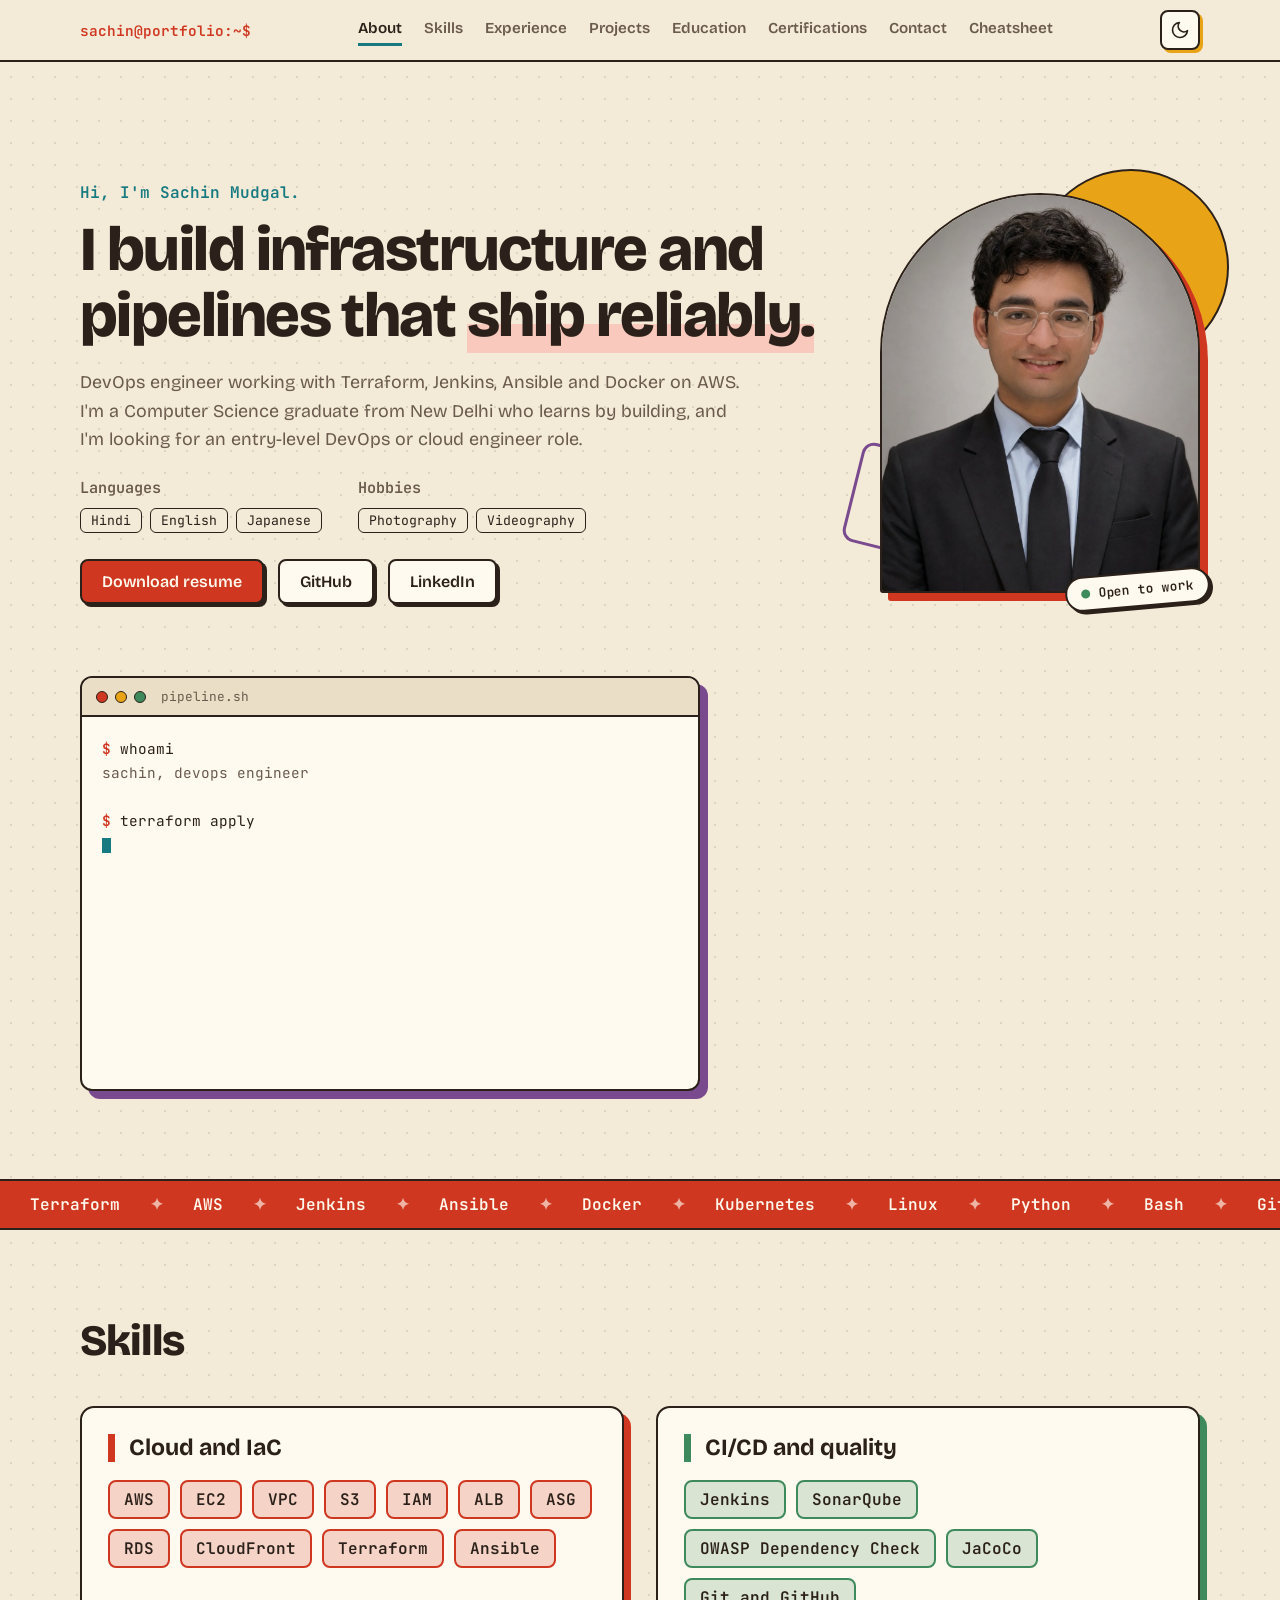
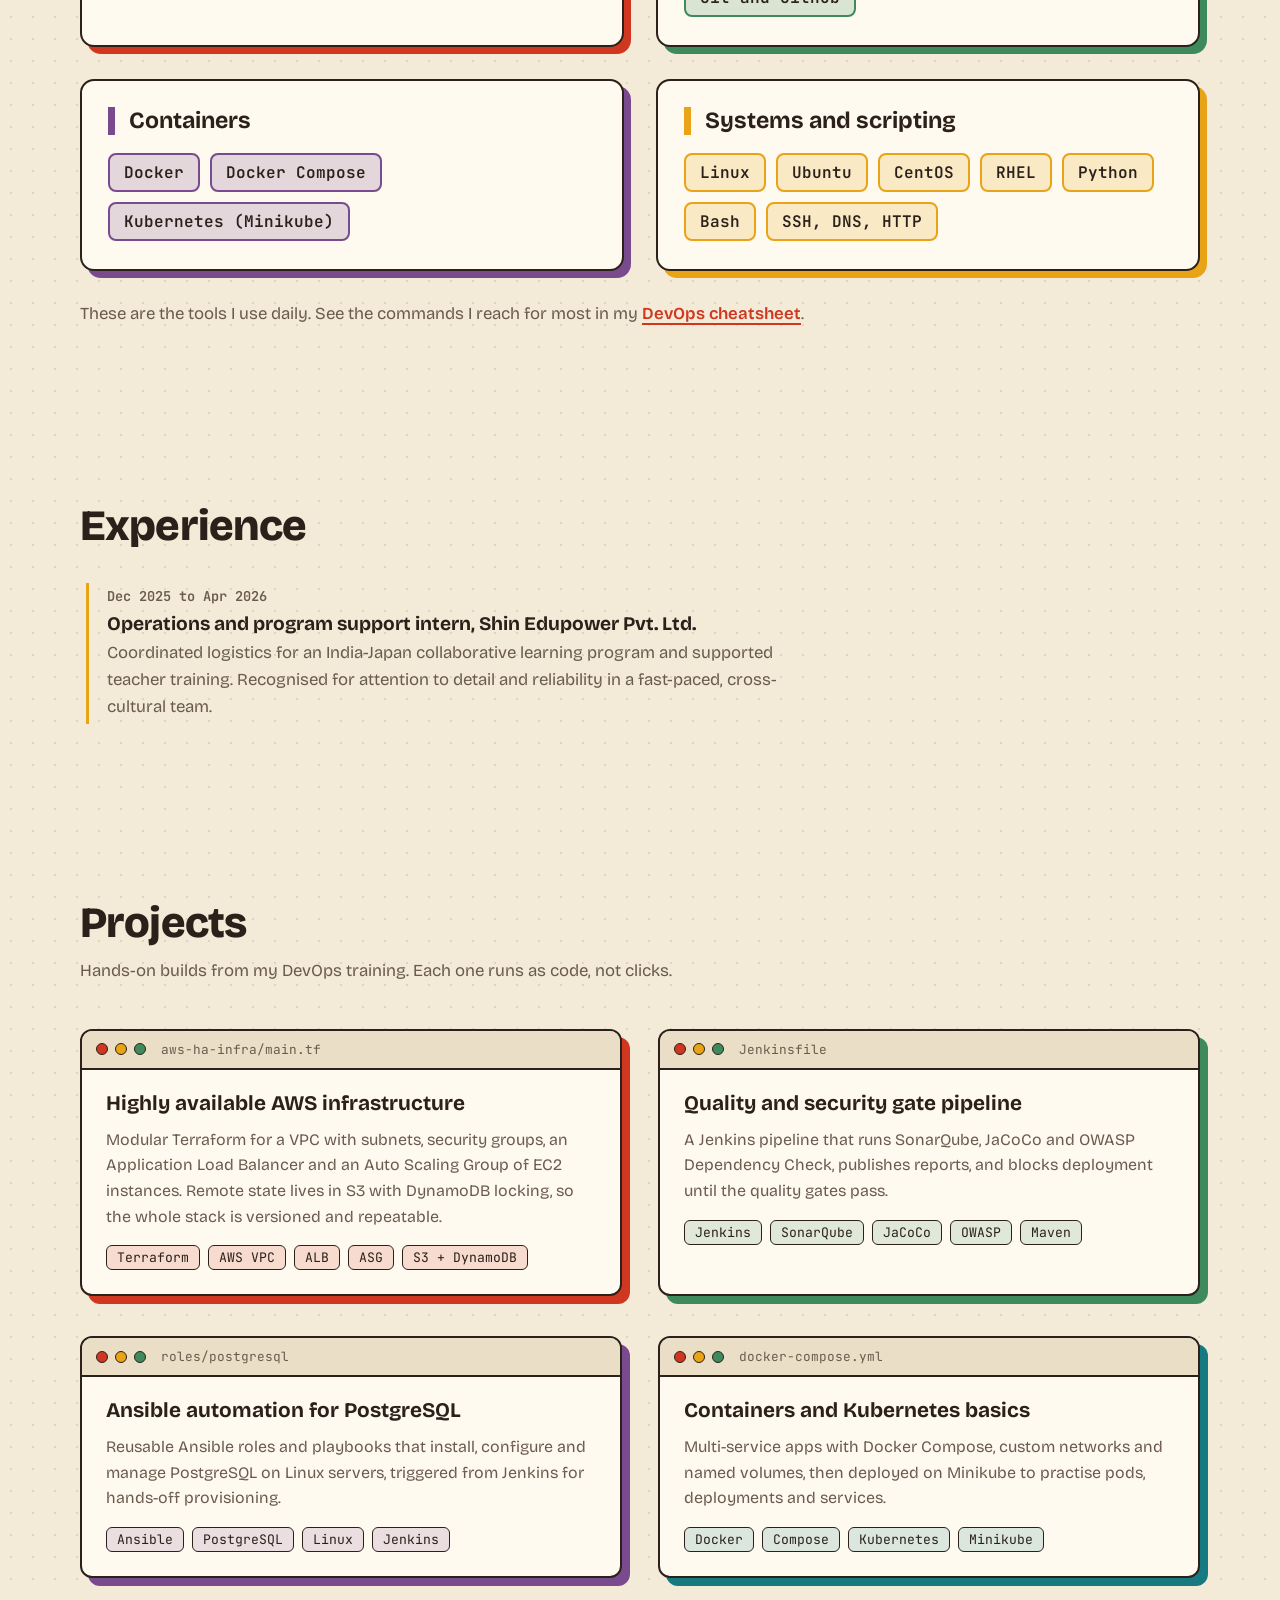
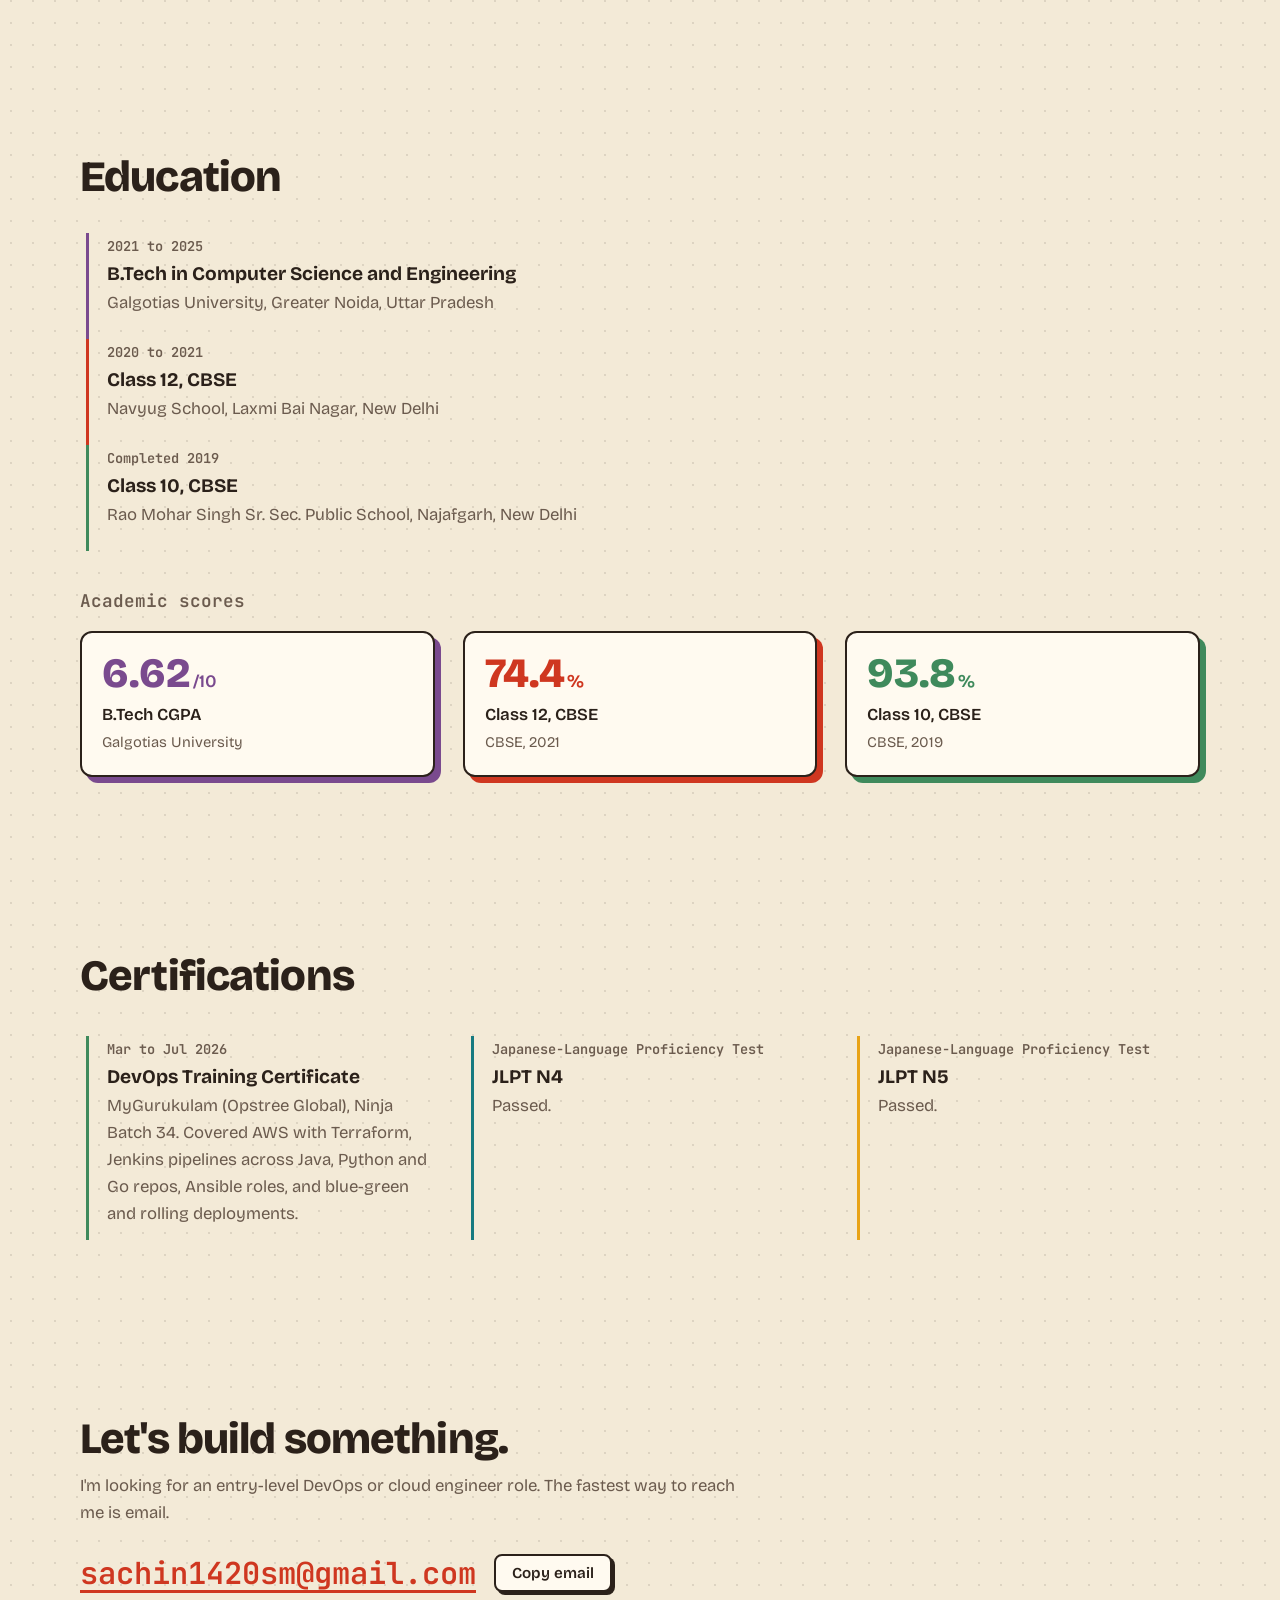
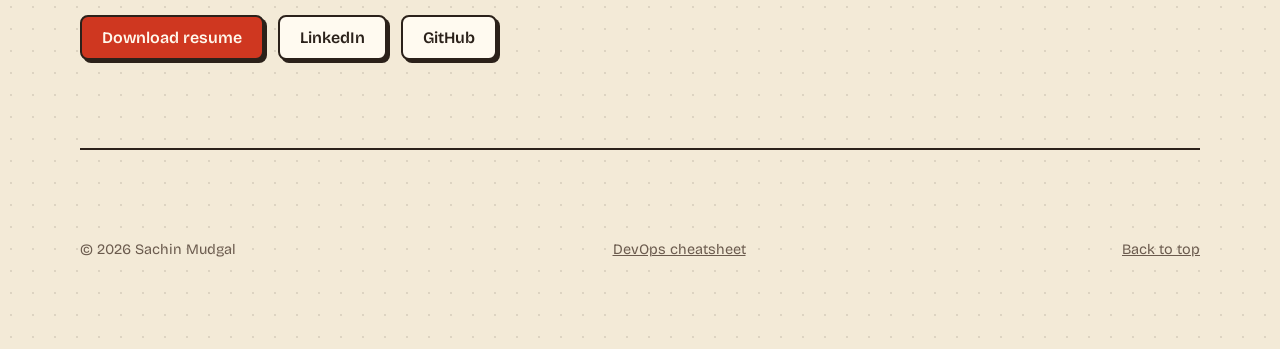
<file: index.html>
<!DOCTYPE html>
<html lang="en">
<head>
<meta charset="UTF-8" />
<meta name="viewport" content="width=device-width, initial-scale=1.0" />
<meta name="description" content="Sachin Mudgal, DevOps engineer. Terraform, Jenkins, Ansible, Docker and AWS." />
<title>Sachin Mudgal | DevOps Engineer</title>
<script>document.documentElement.classList.add("js");try{document.documentElement.dataset.theme=localStorage.getItem("theme")||(matchMedia("(prefers-color-scheme: dark)").matches?"dark":"light")}catch(e){}</script>
<link rel="preconnect" href="https://fonts.googleapis.com" />
<link rel="preconnect" href="https://fonts.gstatic.com" crossorigin />
<link href="https://fonts.googleapis.com/css2?family=Bricolage+Grotesque:opsz,wght@12..96,400;12..96,600;12..96,800&family=JetBrains+Mono:wght@400;600&display=swap" rel="stylesheet" />
<link rel="stylesheet" href="style.css" />
</head>
<body>
<div class="progress" id="progress"></div>
<header class="bar">
  <a class="brand" href="#about">sachin@portfolio:~$</a>
  <button id="themeBtn" class="theme" type="button" aria-label="Switch to dark mode">
    <svg class="i-moon" viewBox="0 0 24 24" aria-hidden="true"><path d="M21 12.8A9 9 0 1 1 11.2 3a7 7 0 0 0 9.8 9.8z"/></svg>
    <svg class="i-sun" viewBox="0 0 24 24" aria-hidden="true"><circle cx="12" cy="12" r="4"/><path d="M12 2v2M12 20v2M4.9 4.9l1.4 1.4M17.7 17.7l1.4 1.4M2 12h2M20 12h2M4.9 19.1l1.4-1.4M17.7 6.3l1.4-1.4"/></svg>
  </button>
  <nav aria-label="Sections">
    <a href="#about">About</a>
    <a href="#skills">Skills</a>
    <a href="#experience">Experience</a>
    <a href="#projects">Projects</a>
    <a href="#education">Education</a>
    <a href="#certifications">Certifications</a>
    <a href="#contact">Contact</a>
    <a href="cheatsheet.html">Cheatsheet</a>
  </nav>
</header>

<main>
  <section id="about" class="wrap">
    <div class="about">
      <div class="about-copy">
        <p class="hello">Hi, I'm Sachin Mudgal.</p>
        <h1>I build infrastructure and pipelines that <em>ship reliably.</em></h1>
        <p class="lead">DevOps engineer working with Terraform, Jenkins, Ansible and Docker on AWS. I'm a Computer Science graduate from New Delhi who learns by building, and I'm looking for an entry-level DevOps or cloud engineer role.</p>
        <div class="meta">
          <div><h3>Languages</h3><ul class="tags"><li>Hindi</li><li>English</li><li>Japanese</li></ul></div>
          <div><h3>Hobbies</h3><ul class="tags"><li>Photography</li><li>Videography</li></ul></div>
        </div>
        <div class="cta">
          <a class="btn" href="assets/Sachin_Mudgal_Resume.pdf" download>Download resume</a>
          <a class="btn ghost" href="https://github.com/sachinxmudgal" target="_blank" rel="noopener">GitHub</a>
          <a class="btn ghost" href="https://www.linkedin.com/in/sachin-mudgal" target="_blank" rel="noopener">LinkedIn</a>
        </div>
      </div>
      <div class="photo">
        <figure class="portrait">
          <span aria-hidden="true">SM</span>
          <img src="assets/profile.jpg" alt="Portrait of Sachin Mudgal" onerror="this.remove()" />
        </figure>
        <div class="badge"><i></i>Open to work</div>
      </div>
    </div>
    <div class="term" aria-label="Animated terminal showing a deployment pipeline">
      <div class="term-bar"><i class="r"></i><i class="y"></i><i class="g"></i><span>pipeline.sh</span></div>
      <pre id="termOut" data-static="$ whoami
sachin, devops engineer

$ terraform apply
Apply complete. Resources: 14 added.

$ jenkins build main
  Checkout        passed
  Build + test    passed
  SonarQube       passed
  OWASP scan      passed
  Deploy          passed

$ _"></pre>
    </div>
  </section>

  <div class="marquee" aria-hidden="true"><div class="track"><div class="grp"><span>Terraform</span><span>AWS</span><span>Jenkins</span><span>Ansible</span><span>Docker</span><span>Kubernetes</span><span>Linux</span><span>Python</span><span>Bash</span><span>Git</span></div><div class="grp"><span>Terraform</span><span>AWS</span><span>Jenkins</span><span>Ansible</span><span>Docker</span><span>Kubernetes</span><span>Linux</span><span>Python</span><span>Bash</span><span>Git</span></div></div></div>

  <section id="skills" class="wrap">
    <h2>Skills</h2>
    <div class="skills">
      <div style="--c:var(--poppy)"><h3>Cloud and IaC</h3><ul class="tags"><li>AWS</li><li>EC2</li><li>VPC</li><li>S3</li><li>IAM</li><li>ALB</li><li>ASG</li><li>RDS</li><li>CloudFront</li><li>Terraform</li><li>Ansible</li></ul></div>
      <div style="--c:var(--sage)"><h3>CI/CD and quality</h3><ul class="tags"><li>Jenkins</li><li>SonarQube</li><li>OWASP Dependency Check</li><li>JaCoCo</li><li>Git and GitHub</li></ul></div>
      <div style="--c:var(--plum)"><h3>Containers</h3><ul class="tags"><li>Docker</li><li>Docker Compose</li><li>Kubernetes (Minikube)</li></ul></div>
      <div style="--c:var(--mustard)"><h3>Systems and scripting</h3><ul class="tags"><li>Linux</li><li>Ubuntu</li><li>CentOS</li><li>RHEL</li><li>Python</li><li>Bash</li><li>SSH, DNS, HTTP</li></ul></div>
    </div>
    <p class="sub">These are the tools I use daily. See the commands I reach for most in my <a class="link" href="cheatsheet.html">DevOps cheatsheet</a>.</p>
  </section>

  <section id="experience" class="wrap">
    <h2>Experience</h2>
    <div class="item big" style="--c:var(--mustard)">
      <time>Dec 2025 to Apr 2026</time>
      <h4>Operations and program support intern, Shin Edupower Pvt. Ltd.</h4>
      <p>Coordinated logistics for an India-Japan collaborative learning program and supported teacher training. Recognised for attention to detail and reliability in a fast-paced, cross-cultural team.</p>
    </div>
  </section>

  <section id="projects" class="wrap">
    <h2>Projects</h2>
    <p class="sub">Hands-on builds from my DevOps training. Each one runs as code, not clicks.</p>
    <div class="grid">
      <article class="win" style="--c:var(--poppy)">
        <div class="term-bar"><i class="r"></i><i class="y"></i><i class="g"></i><span>aws-ha-infra/main.tf</span></div>
        <div class="win-body">
          <h3>Highly available AWS infrastructure</h3>
          <p>Modular Terraform for a VPC with subnets, security groups, an Application Load Balancer and an Auto Scaling Group of EC2 instances. Remote state lives in S3 with DynamoDB locking, so the whole stack is versioned and repeatable.</p>
          <ul class="tags"><li>Terraform</li><li>AWS VPC</li><li>ALB</li><li>ASG</li><li>S3 + DynamoDB</li></ul>
        </div>
      </article>
      <article class="win" style="--c:var(--sage)">
        <div class="term-bar"><i class="r"></i><i class="y"></i><i class="g"></i><span>Jenkinsfile</span></div>
        <div class="win-body">
          <h3>Quality and security gate pipeline</h3>
          <p>A Jenkins pipeline that runs SonarQube, JaCoCo and OWASP Dependency Check, publishes reports, and blocks deployment until the quality gates pass.</p>
          <ul class="tags"><li>Jenkins</li><li>SonarQube</li><li>JaCoCo</li><li>OWASP</li><li>Maven</li></ul>
        </div>
      </article>
      <article class="win" style="--c:var(--plum)">
        <div class="term-bar"><i class="r"></i><i class="y"></i><i class="g"></i><span>roles/postgresql</span></div>
        <div class="win-body">
          <h3>Ansible automation for PostgreSQL</h3>
          <p>Reusable Ansible roles and playbooks that install, configure and manage PostgreSQL on Linux servers, triggered from Jenkins for hands-off provisioning.</p>
          <ul class="tags"><li>Ansible</li><li>PostgreSQL</li><li>Linux</li><li>Jenkins</li></ul>
        </div>
      </article>
      <article class="win" style="--c:var(--teal)">
        <div class="term-bar"><i class="r"></i><i class="y"></i><i class="g"></i><span>docker-compose.yml</span></div>
        <div class="win-body">
          <h3>Containers and Kubernetes basics</h3>
          <p>Multi-service apps with Docker Compose, custom networks and named volumes, then deployed on Minikube to practise pods, deployments and services.</p>
          <ul class="tags"><li>Docker</li><li>Compose</li><li>Kubernetes</li><li>Minikube</li></ul>
        </div>
      </article>
    </div>
  </section>

  <section id="education" class="wrap">
    <h2>Education</h2>
    <div class="edu-list">
      <div class="item" style="--c:var(--plum)">
        <time>2021 to 2025</time>
        <h4>B.Tech in Computer Science and Engineering</h4>
        <p>Galgotias University, Greater Noida, Uttar Pradesh</p>
      </div>
      <div class="item" style="--c:var(--poppy)">
        <time>2020 to 2021</time>
        <h4>Class 12, CBSE</h4>
        <p>Navyug School, Laxmi Bai Nagar, New Delhi</p>
      </div>
      <div class="item" style="--c:var(--sage)">
        <time>Completed 2019</time>
        <h4>Class 10, CBSE</h4>
        <p>Rao Mohar Singh Sr. Sec. Public School, Najafgarh, New Delhi</p>
      </div>
    </div>
    <h3 class="subhead">Academic scores</h3>
    <div class="scores">
      <div class="score" style="--c:var(--plum)"><b>6.62<small>/10</small></b><span>B.Tech CGPA</span><em>Galgotias University</em></div>
      <div class="score" style="--c:var(--poppy)"><b>74.4<small>%</small></b><span>Class 12, CBSE</span><em>CBSE, 2021</em></div>
      <div class="score" style="--c:var(--sage)"><b>93.8<small>%</small></b><span>Class 10, CBSE</span><em>CBSE, 2019</em></div>
    </div>
  </section>

  <section id="certifications" class="wrap">
    <h2>Certifications</h2>
    <div class="certs">
      <div class="item" style="--c:var(--sage)">
        <time>Mar to Jul 2026</time>
        <h4>DevOps Training Certificate</h4>
        <p>MyGurukulam (Opstree Global), Ninja Batch 34. Covered AWS with Terraform, Jenkins pipelines across Java, Python and Go repos, Ansible roles, and blue-green and rolling deployments.</p>
      </div>
      <div class="item" style="--c:var(--teal)">
        <time>Japanese-Language Proficiency Test</time>
        <h4>JLPT N4</h4>
        <p>Passed.</p>
      </div>
      <div class="item" style="--c:var(--mustard)">
        <time>Japanese-Language Proficiency Test</time>
        <h4>JLPT N5</h4>
        <p>Passed.</p>
      </div>
    </div>
  </section>

  <section id="contact" class="wrap contact">
    <h2>Let's build something.</h2>
    <p class="sub">I'm looking for an entry-level DevOps or cloud engineer role. The fastest way to reach me is email.</p>
    <div class="mailrow">
      <a class="mail" id="mailText" href="mailto:sachin1420sm@gmail.com">sachin1420sm@gmail.com</a>
      <button id="copyBtn" class="btn ghost small" type="button">Copy email</button>
      <span id="copyMsg" class="copymsg" role="status" aria-live="polite"></span>
    </div>
    <div class="cta">
      <a class="btn" href="assets/Sachin_Mudgal_Resume.pdf" download>Download resume</a>
      <a class="btn ghost" href="https://www.linkedin.com/in/sachin-mudgal" target="_blank" rel="noopener">LinkedIn</a>
      <a class="btn ghost" href="https://github.com/sachinxmudgal" target="_blank" rel="noopener">GitHub</a>
    </div>
  </section>
</main>

<footer class="wrap"><span>© 2026 Sachin Mudgal</span><a href="cheatsheet.html">DevOps cheatsheet</a><a href="#about">Back to top</a></footer>
<script src="script.js"></script>
</body>
</html>
</file>
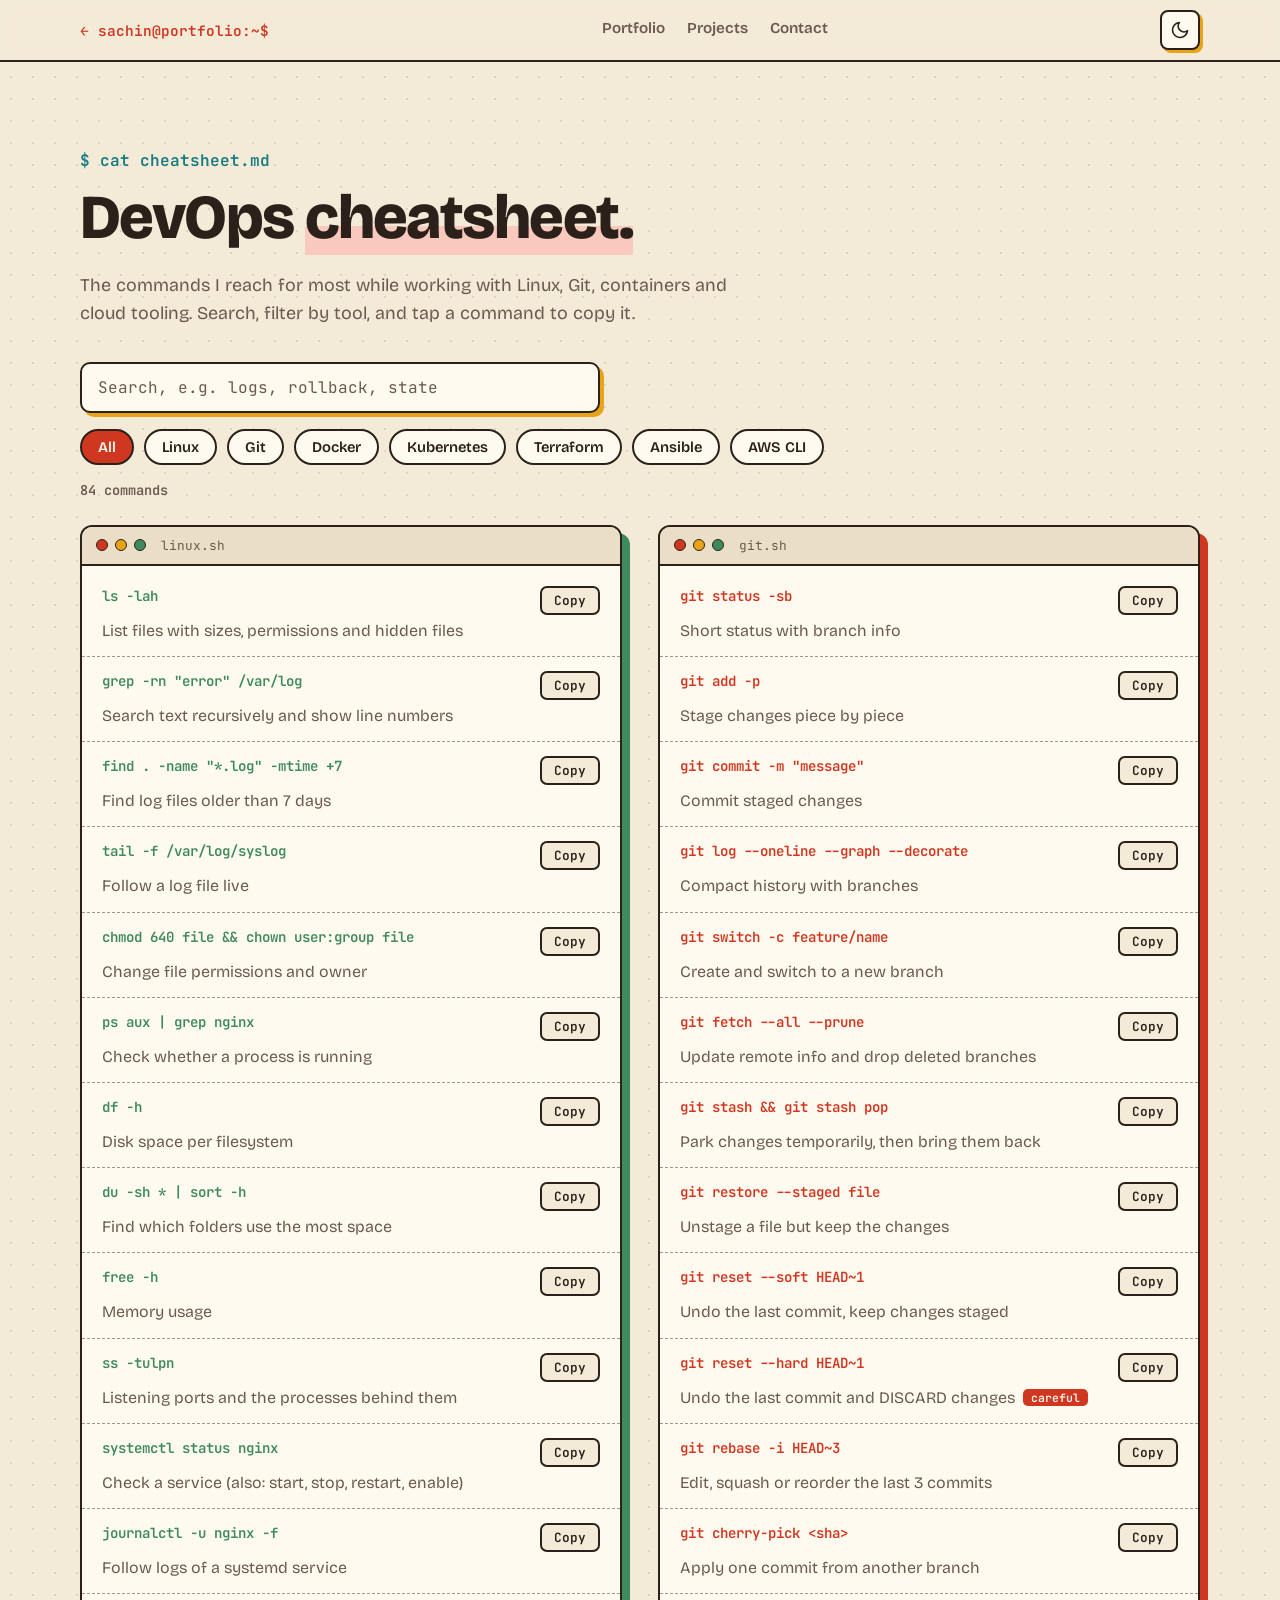
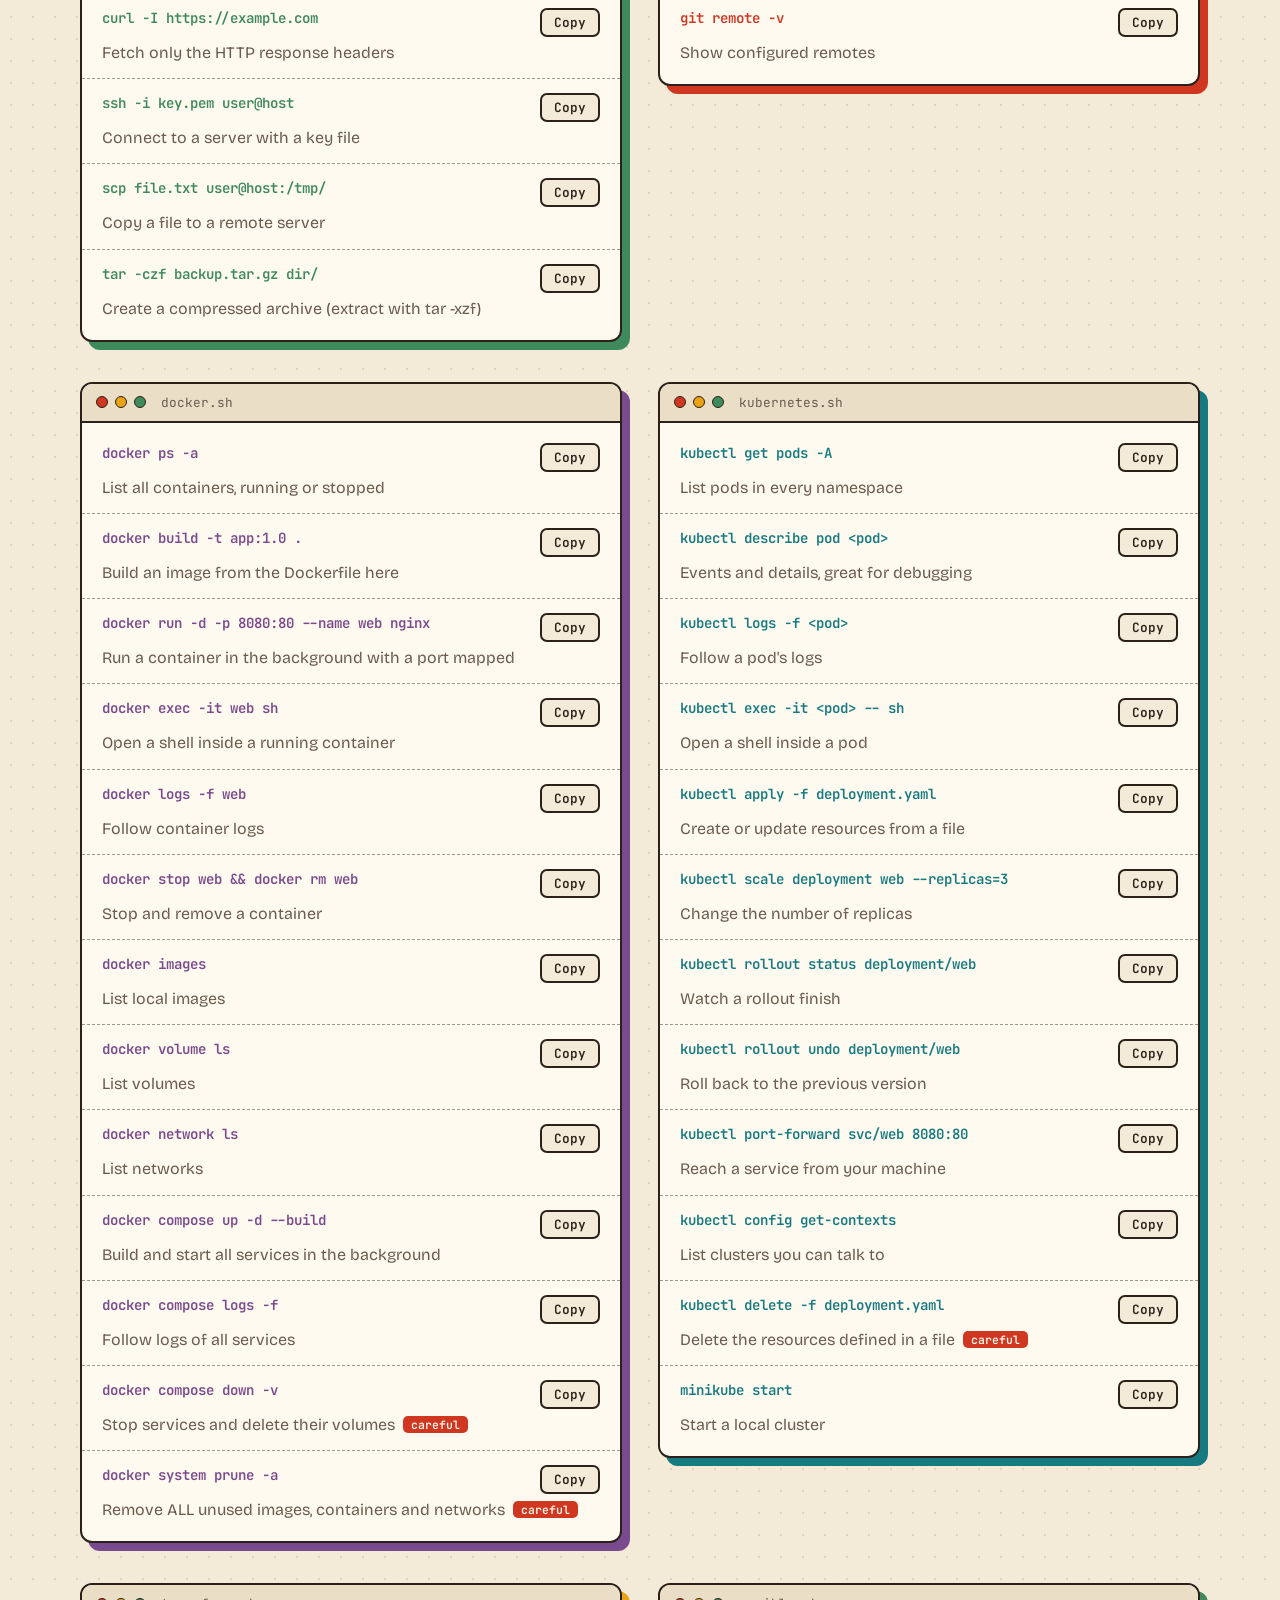
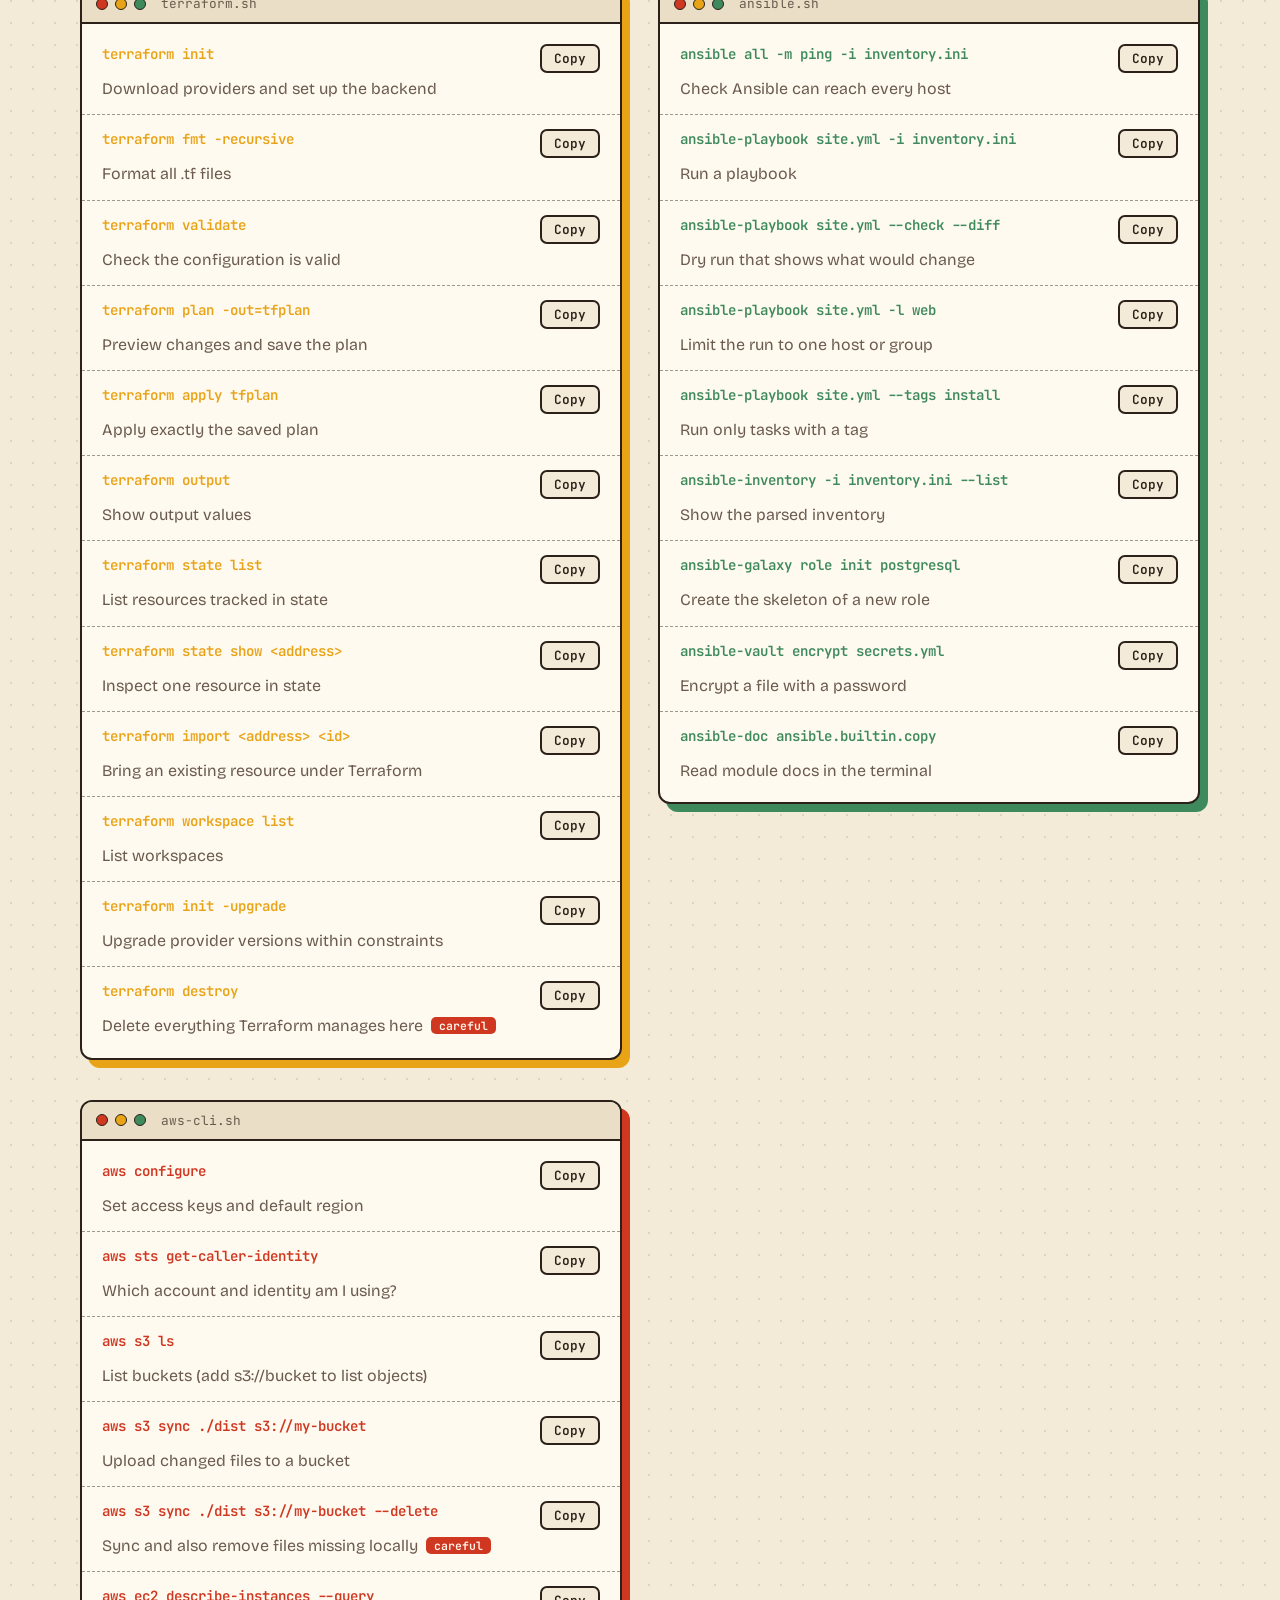
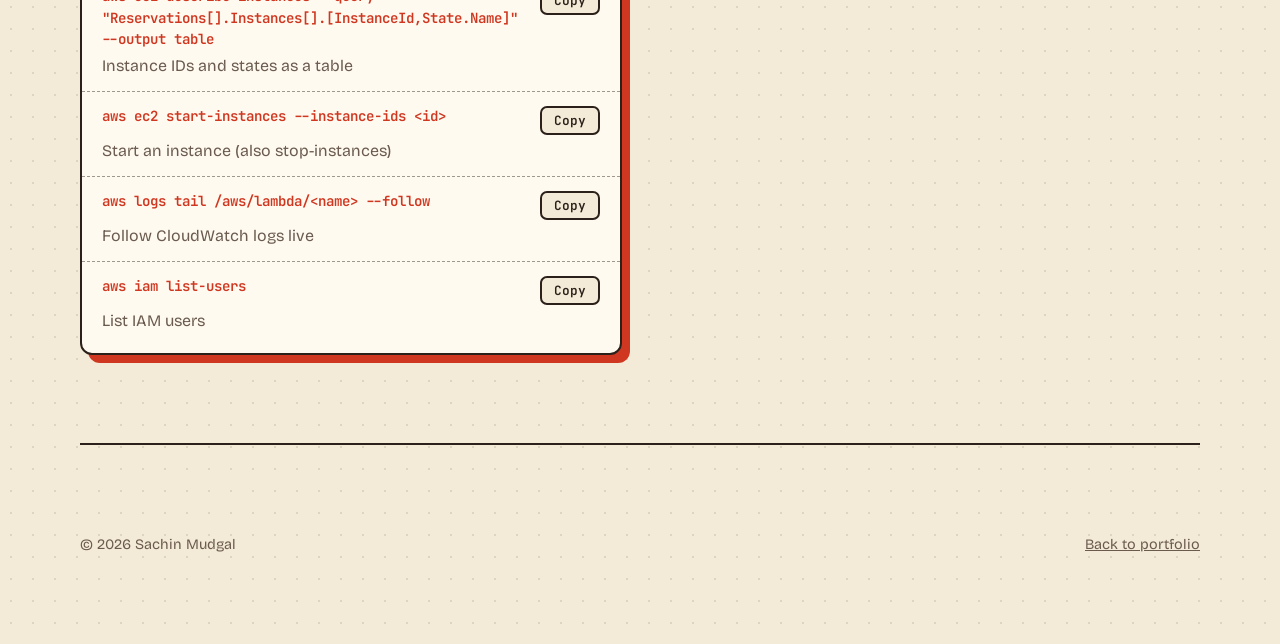
<file: cheatsheet.html>
<!DOCTYPE html>
<html lang="en">
<head>
<meta charset="UTF-8" />
<meta name="viewport" content="width=device-width, initial-scale=1.0" />
<meta name="description" content="DevOps cheatsheet by Sachin Mudgal: Linux, Git, Docker, Kubernetes, Terraform, Ansible and AWS CLI commands." />
<title>DevOps Cheatsheet | Sachin Mudgal</title>
<script>document.documentElement.classList.add("js");try{document.documentElement.dataset.theme=localStorage.getItem("theme")||(matchMedia("(prefers-color-scheme: dark)").matches?"dark":"light")}catch(e){}</script>
<link rel="preconnect" href="https://fonts.googleapis.com" />
<link rel="preconnect" href="https://fonts.gstatic.com" crossorigin />
<link href="https://fonts.googleapis.com/css2?family=Bricolage+Grotesque:opsz,wght@12..96,400;12..96,600;12..96,800&family=JetBrains+Mono:wght@400;600&display=swap" rel="stylesheet" />
<link rel="stylesheet" href="style.css" />
</head>
<body>
<div class="progress" id="progress"></div>
<header class="bar">
  <a class="brand" href="index.html">&larr; sachin@portfolio:~$</a>
  <button id="themeBtn" class="theme" type="button" aria-label="Switch to dark mode">
    <svg class="i-moon" viewBox="0 0 24 24" aria-hidden="true"><path d="M21 12.8A9 9 0 1 1 11.2 3a7 7 0 0 0 9.8 9.8z"/></svg>
    <svg class="i-sun" viewBox="0 0 24 24" aria-hidden="true"><circle cx="12" cy="12" r="4"/><path d="M12 2v2M12 20v2M4.9 4.9l1.4 1.4M17.7 17.7l1.4 1.4M2 12h2M20 12h2M4.9 19.1l1.4-1.4M17.7 6.3l1.4-1.4"/></svg>
  </button>
  <nav aria-label="Page links">
    <a href="index.html">Portfolio</a>
    <a href="index.html#projects">Projects</a>
    <a href="index.html#contact">Contact</a>
  </nav>
</header>

<main class="wrap">
  <p class="hello">$ cat cheatsheet.md</p>
  <h1>DevOps <em>cheatsheet.</em></h1>
  <p class="lead">The commands I reach for most while working with Linux, Git, containers and cloud tooling. Search, filter by tool, and tap a command to copy it.</p>

  <div class="tools">
    <label class="search">
      <span class="sr">Search commands</span>
      <input id="q" type="search" placeholder="Search, e.g. logs, rollback, state" autocomplete="off" />
    </label>
    <div id="chips" class="chips" role="group" aria-label="Filter by tool"></div>
    <p id="count" class="count" role="status" aria-live="polite"></p>
  </div>

  <div id="sheet" class="sheet"></div>
  <p id="empty" class="empty" hidden>No commands match that search. Try a shorter word.</p>
  <noscript><p class="empty">Turn on JavaScript to see the cheatsheet.</p></noscript>
</main>

<footer class="wrap"><span>© 2026 Sachin Mudgal</span><a href="index.html">Back to portfolio</a></footer>
<script src="script.js"></script>
<script src="cheatsheet.js"></script>
</body>
</html>
</file>
<file: style.css>
:root{
  --bg:#F3EAD7; --card:#FFFAF0; --ink:#2B211A; --mut:#6B5B4E; --bd:#2B211A; --bar:#EADFC6; --hl:#F8C9BC;
  --poppy:#CF3720; --mustard:#E8A317; --sage:#3F8A5C; --plum:#7A4A8E; --teal:#167A80; --on:#FFF8EC;
  --mono:"JetBrains Mono",ui-monospace,Menlo,Consolas,monospace;
  --sans:"Bricolage Grotesque",system-ui,sans-serif;
  color-scheme:light;
}
:root[data-theme="dark"]{
  --bg:#19130F; --card:#251D17; --ink:#F6EBDA; --mut:#BBA999; --bd:#8C7A68; --bar:#2F251D; --hl:#6B2F22;
  --poppy:#FF6A4D; --mustard:#F5B83D; --sage:#6ECB8F; --plum:#C79BE0; --teal:#4FC6CC; --on:#19130F;
  color-scheme:dark;
}
*{box-sizing:border-box;margin:0}
html{scroll-behavior:smooth;scroll-padding-top:110px}
body{background:var(--bg) radial-gradient(color-mix(in srgb,var(--ink) 11%,transparent) 1px,transparent 0) 0 0/22px 22px;color:var(--ink);font:400 1.05rem/1.6 var(--sans);-webkit-font-smoothing:antialiased;transition:background .25s,color .25s}
a{color:inherit}
:focus-visible{outline:3px solid var(--poppy);outline-offset:3px;border-radius:4px}
.wrap{width:min(1120px,100% - 40px);margin-inline:auto;padding-block:clamp(48px,8vw,88px)}

/* top bar */
.bar{position:sticky;top:0;z-index:10;display:flex;flex-wrap:wrap;align-items:center;justify-content:space-between;gap:8px 16px;padding:10px max(20px,calc((100% - 1120px)/2));background:color-mix(in srgb,var(--bg) 92%,transparent);backdrop-filter:blur(8px);border-bottom:2px solid var(--bd)}
.brand{font:600 .9rem var(--mono);text-decoration:none;color:var(--poppy)}
nav{display:flex;gap:22px;font-weight:600;font-size:.95rem;order:3;width:100%;overflow-x:auto;white-space:nowrap;scrollbar-width:none}
nav a{text-decoration:none;color:var(--mut);padding:2px 0;border-bottom:3px solid transparent}
nav a:hover{color:var(--ink)}
nav a.on{color:var(--ink);border-bottom-color:var(--teal)}
.theme{display:grid;place-items:center;width:40px;height:40px;border:2px solid var(--bd);border-radius:8px;background:var(--card);color:var(--ink);cursor:pointer;box-shadow:3px 3px 0 var(--mustard);transition:transform .15s,box-shadow .15s}
@media(hover:hover){.theme:hover{transform:translate(2px,2px);box-shadow:1px 1px 0 var(--mustard)}}
.theme svg{width:20px;height:20px;fill:none;stroke:currentColor;stroke-width:2;stroke-linecap:round;stroke-linejoin:round}
.i-sun{display:none}
:root[data-theme="dark"] .i-sun{display:block}
:root[data-theme="dark"] .i-moon{display:none}
@media(min-width:1000px){
  .bar{flex-wrap:nowrap}
  nav{order:0;width:auto;overflow:visible}
  .bar .theme{order:2}
}

/* buttons */
.btn{display:inline-block;padding:11px 20px;border:2px solid var(--bd);border-radius:8px;background:var(--poppy);color:var(--on);font:600 1rem var(--sans);text-decoration:none;cursor:pointer;box-shadow:3px 3px 0 var(--bd);transition:transform .15s,box-shadow .15s}
@media(hover:hover){.btn:hover{transform:translate(2px,2px);box-shadow:1px 1px 0 var(--bd)}}
.btn.ghost{background:var(--card);color:var(--ink)}
.btn.small{padding:8px 16px;font-size:.95rem}

/* about */
.about{display:grid;grid-template-columns:1.25fr minmax(220px,320px);gap:clamp(28px,5vw,64px);align-items:center;padding-top:clamp(8px,3vw,32px)}
.hello{font:600 1rem var(--mono);color:var(--teal);margin-bottom:14px}
h1{font-size:clamp(2.3rem,5vw,3.9rem);line-height:1.05;font-weight:800;letter-spacing:-.025em}
h1 em{font-style:normal;background:linear-gradient(transparent 62%,var(--hl) 62%)}
.lead{max-width:56ch;margin:20px 0 22px;color:var(--mut);font-size:1.12rem}
.meta{display:flex;flex-wrap:wrap;gap:8px 36px;margin-bottom:26px}
.meta h3{font-size:.95rem;font-family:var(--mono);font-weight:600;color:var(--mut)}
.meta .tags{margin-top:8px}
.cta{display:flex;flex-wrap:wrap;gap:14px}

/* terminal + windows */
.term,.win{background:var(--card);border:2px solid var(--bd);border-radius:12px;box-shadow:8px 8px 0 var(--c,var(--plum));overflow:hidden}
body{overflow-x:clip}
.about + .term{margin-top:clamp(44px,7vw,72px);max-width:620px}
.term-bar{display:flex;align-items:center;gap:7px;padding:10px 14px;background:var(--bar);border-bottom:2px solid var(--bd)}
.term-bar i{width:12px;height:12px;border-radius:50%;border:1.5px solid var(--bd)}
.term-bar .r{background:var(--poppy)}.term-bar .y{background:var(--mustard)}.term-bar .g{background:var(--sage)}
.term-bar span{margin-left:8px;font:400 .8rem var(--mono);color:var(--mut)}
pre{font:400 .9rem/1.65 var(--mono);padding:20px;min-height:372px;white-space:pre-wrap}
pre .p{color:var(--poppy);font-weight:600}
pre .ok{color:var(--sage);font-weight:600}
pre .out{color:var(--mut)}
pre .cur{display:inline-block;width:.6em;height:1.1em;background:var(--teal);vertical-align:text-bottom;animation:blink 1s steps(1) infinite}
@keyframes blink{50%{opacity:0}}

/* sections */
h2{font-size:clamp(1.9rem,3.6vw,2.7rem);font-weight:800;letter-spacing:-.02em;line-height:1.1}
.sub{margin-top:10px;max-width:60ch;color:var(--mut)}
.grid{display:grid;grid-template-columns:repeat(2,1fr);gap:40px 36px;margin-top:44px}
.win-body{padding:22px 24px 24px}
.win h3{font-size:1.3rem;line-height:1.2;margin-bottom:10px}
.win p{color:var(--mut);font-size:1rem}
.tags{display:flex;flex-wrap:wrap;gap:8px;list-style:none;padding:0;margin-top:16px}
.tags li{padding:3px 10px;border:1.5px solid var(--bd);border-radius:6px;background:var(--bg);font:400 .82rem var(--mono)}
.win .tags li{background:color-mix(in srgb,var(--c) 16%,var(--card))}

.skills{display:grid;grid-template-columns:repeat(2,1fr);gap:32px;margin-top:40px}
.skills > div{padding:26px 26px 28px;border:2px solid var(--bd);border-radius:14px;background:var(--card);box-shadow:7px 7px 0 var(--c)}
.skills h3{font-size:1.45rem;line-height:1.2;padding-left:14px;border-left:7px solid var(--c)}
.skills .tags{margin-top:18px;gap:10px}
.skills .tags li{padding:7px 14px;font:600 1rem var(--mono);border:2px solid var(--c);border-radius:8px;background:color-mix(in srgb,var(--c) 20%,var(--card))}

.item{padding:0 0 22px 18px;margin-left:6px;border-left:3px solid var(--c)}
.edu-list{margin-top:32px}
.item.big{margin-top:32px;padding-bottom:4px}
.item time{font:600 .85rem var(--mono);color:var(--mut)}
.item h4{font-size:1.2rem;line-height:1.25;margin:2px 0 4px}
.item p{color:var(--mut);max-width:64ch}
.subhead{font-size:1.1rem;margin:36px 0 16px;font-family:var(--mono);font-weight:600;color:var(--mut)}
.scores{display:grid;grid-template-columns:repeat(3,1fr);gap:28px}
.score{padding:20px;border:2px solid var(--bd);border-radius:12px;background:var(--card);box-shadow:6px 6px 0 var(--c);display:flex;flex-direction:column;gap:2px}
.score b{font-size:2.6rem;line-height:1;font-weight:800;color:var(--c)}
.score b small{font-size:1.1rem;font-weight:600;margin-left:2px}
.score span{font-weight:600;margin-top:6px}
.score em{font-style:normal;color:var(--mut);font-size:.92rem}
.certs{display:grid;grid-template-columns:repeat(3,1fr);gap:8px 36px;margin-top:36px}
.certs .item{padding-bottom:12px}

.mailrow{display:flex;flex-wrap:wrap;align-items:center;gap:14px 18px;margin:26px 0 22px}
.mail{font:600 clamp(1.05rem,3.2vw,1.9rem) var(--mono);color:var(--poppy);text-decoration-thickness:3px;text-underline-offset:6px;word-break:break-all}
.copymsg{font:600 .9rem var(--mono);color:var(--sage)}
footer{display:flex;justify-content:space-between;padding-block:28px;border-top:2px solid var(--bd);color:var(--mut);font-size:.9rem}

@media(max-width:860px){
  .about,.grid,.skills,.certs{grid-template-columns:1fr}
  .scores{grid-template-columns:1fr}
  .photo{max-width:280px;order:-1}
}
@media(prefers-reduced-motion:reduce){html{scroll-behavior:auto}}

/* progress bar */
.progress{position:fixed;top:0;left:0;z-index:20;width:100%;height:4px;background:linear-gradient(90deg,var(--poppy),var(--mustard),var(--sage));transform:scaleX(0);transform-origin:left}

/* arch-cutout portrait */
.photo{position:relative;width:100%;justify-self:center}
.photo::before{content:"";position:absolute;z-index:0;width:60%;aspect-ratio:1;right:-9%;top:-6%;border-radius:50%;background:var(--mustard);border:2px solid var(--bd)}
.photo::after{content:"";position:absolute;z-index:0;width:30%;aspect-ratio:1;left:-9%;bottom:10%;border:3px solid var(--plum);border-radius:12px;transform:rotate(14deg)}
.portrait{position:relative;z-index:1;aspect-ratio:4/5;border:2px solid var(--bd);border-radius:999px 999px 18px 18px;overflow:hidden;background:var(--bar);display:grid;place-items:center;box-shadow:8px 8px 0 var(--poppy)}
.portrait span{font:800 4rem var(--sans);color:var(--poppy)}
.portrait img{position:absolute;inset:0;width:100%;height:100%;object-fit:cover}
.badge{position:absolute;z-index:2;right:-10px;bottom:-14px;display:flex;align-items:center;gap:8px;padding:7px 14px;border:2px solid var(--bd);border-radius:999px;background:var(--card);font:600 .8rem var(--mono);transform:rotate(-5deg);box-shadow:3px 3px 0 var(--bd)}
.badge i{width:9px;height:9px;border-radius:50%;background:var(--sage);animation:pulse 1.8s ease-out infinite}
@keyframes pulse{0%{box-shadow:0 0 0 0 color-mix(in srgb,var(--sage) 70%,transparent)}100%{box-shadow:0 0 0 9px transparent}}

/* tool marquee */
.marquee{overflow:hidden;white-space:nowrap;background:var(--poppy);color:var(--on);border-block:2px solid var(--bd);font:600 1rem var(--mono)}
.track{display:inline-flex;animation:slide 30s linear infinite}
@media(hover:hover){.marquee:hover .track{animation-play-state:paused}}
.grp{display:inline-flex}
.grp span{padding:13px 0 13px 30px}
.grp span::after{content:"\2726";margin-left:30px;opacity:.65}
@keyframes slide{to{transform:translateX(-50%)}}

/* reveal + hover lift */
.js .rv{opacity:0;transform:translateY(22px);transition:opacity .6s ease,transform .6s ease}
.js .rv.in{opacity:1;transform:none}
.win,.score{transition:transform .2s,box-shadow .2s}
@media(hover:hover){.win:hover{transform:translate(-4px,-4px);box-shadow:12px 12px 0 var(--c)}}
@media(hover:hover){.score:hover{transform:translate(-3px,-3px);box-shadow:9px 9px 0 var(--c)}}
.tags li{transition:background .2s,transform .2s}
@media(hover:hover){.tags li:hover{transform:translateY(-2px)}}

@media(max-width:520px){
  pre{font-size:.78rem;padding:16px}
  .skills > div{padding:22px 20px 24px}
  .skills h3{font-size:1.3rem}
  .about-copy .cta .btn{flex:1 1 auto;text-align:center}
}

/* cheatsheet */
.sr{position:absolute;width:1px;height:1px;overflow:hidden;clip:rect(0 0 0 0)}
.tools{margin:34px 0 10px;display:grid;gap:16px}
.search input{width:100%;max-width:520px;padding:13px 16px;border:2px solid var(--bd);border-radius:10px;background:var(--card);color:var(--ink);font:400 1rem var(--mono);box-shadow:4px 4px 0 var(--mustard)}
.search input::placeholder{color:var(--mut)}
.chips{display:flex;flex-wrap:wrap;gap:10px}
.chip{padding:7px 16px;border:2px solid var(--bd);border-radius:999px;background:var(--card);color:var(--ink);font:600 .92rem var(--sans);cursor:pointer;transition:background .15s,color .15s}
.chip[aria-pressed="true"]{background:var(--poppy);color:var(--on)}
.count{font:600 .85rem var(--mono);color:var(--mut)}
.sheet{display:grid;grid-template-columns:repeat(2,1fr);gap:40px 36px;margin-top:26px;align-items:start}
.sheet .win[hidden],.cmd[hidden]{display:none}
.cmds{padding:6px 0}
.cmd{padding:14px 20px;border-bottom:1.5px dashed color-mix(in srgb,var(--bd) 45%,transparent)}
.cmd:last-child{border-bottom:0}
.cmd-top{display:flex;align-items:flex-start;justify-content:space-between;gap:12px}
.cmd code{flex:1;min-width:0;font:600 .88rem/1.5 var(--mono);color:var(--c);overflow-wrap:anywhere}
.copy{flex:none;padding:4px 12px;border:2px solid var(--bd);border-radius:7px;background:var(--bg);color:var(--ink);font:600 .8rem var(--mono);cursor:pointer}
.copy.done{background:var(--sage);color:var(--on)}
.desc{margin-top:4px;color:var(--mut);font-size:.95rem;line-height:1.45}
.warn{margin-left:8px;padding:1px 8px;border-radius:5px;background:var(--poppy);color:var(--on);font:600 .72rem var(--mono);vertical-align:1px}
.empty{margin-top:30px;color:var(--mut);font:600 1rem var(--mono)}
@media(hover:hover){.copy:hover,.chip:hover{border-color:var(--poppy)}}
@media(max-width:860px){.sheet{grid-template-columns:1fr}}

.link{color:var(--poppy);font-weight:600;text-decoration-thickness:2px;text-underline-offset:4px}
#skills > .sub{margin-top:30px;max-width:none}
.link{white-space:nowrap}
</file>
